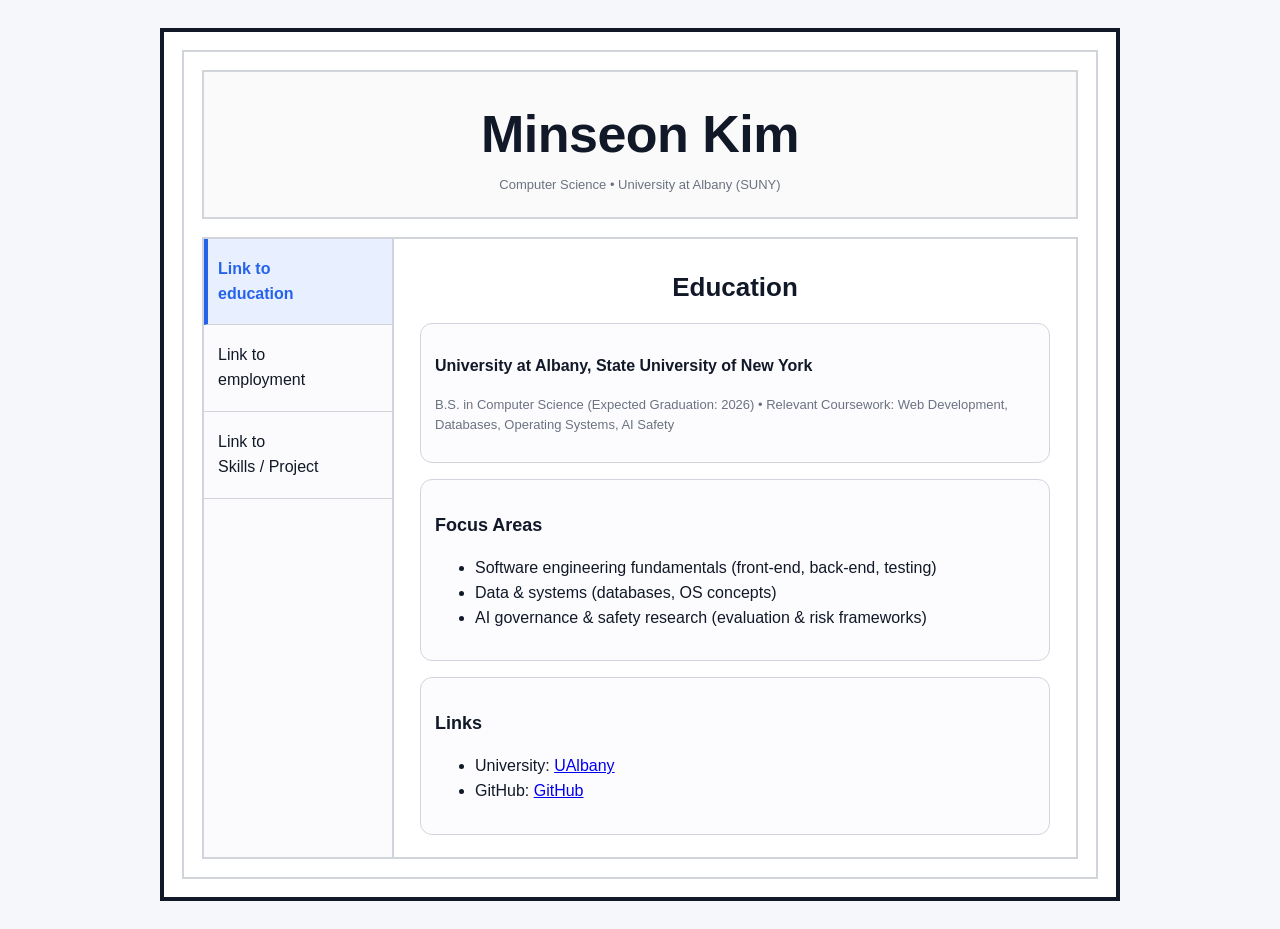
<file: index.html>
<!DOCTYPE html PUBLIC "-//W3C//DTD XHTML 1.0 Transitional//EN"
  "http://www.w3.org/TR/xhtml1/DTD/xhtml1-transitional.dtd">

<html xmlns="http://www.w3.org/1999/xhtml">
<head>
  <title>Minseon Kim - Education</title>
  <meta http-equiv="Content-Type" content="text/html; charset=utf-8" />
  <!-- Link HTML + CSS -->
  <link rel="stylesheet" type="text/css" href="styles.css" />
</head>

<body>
  <div id="outer">
    <div id="inner">

      <div id="header">
        <h1>Minseon Kim</h1>
        <div class="small-note">Computer Science • University at Albany (SUNY)</div>
      </div>

      <div id="content-wrap">

        <div id="nav">
          <a class="active" href="index.html">Link to<br />education</a>
          <a href="employment.html">Link to<br />employment</a>
          <a href="skills-projects.html">Link to<br />Skills / Project</a>
        </div>

        <div id="main">
          <h2>Education</h2>

          <div class="section-block">
            <p><strong>University at Albany, State University of New York</strong></p>
            <p class="small-note">
              B.S. in Computer Science (Expected Graduation: 2026) • Relevant Coursework: Web Development, Databases, Operating Systems, AI Safety
            </p>
          </div>

          <div class="section-block">
            <h3>Focus Areas</h3>
            <ul>
              <li>Software engineering fundamentals (front-end, back-end, testing)</li>
              <li>Data &amp; systems (databases, OS concepts)</li>
              <li>AI governance &amp; safety research (evaluation &amp; risk frameworks)</li>
            </ul>
          </div>

          <div class="section-block">
            <h3>Links</h3>
            <ul>
              <li>
                University:
                <a href="https://www.albany.edu" target="_blank">
                  UAlbany
                </a>
              </li>
              <!-- Extra Feature: External link to my GitHub portfolio -->
              <!-- This allows users to view my programming projects online -->
              <li>
                GitHub:
                <a href="https://github.com/mhynk" target="_blank">
                GitHub
              </a>
              </li>
            </ul>
          </div>

        </div>
      </div>

    </div>
  </div>
</body>
</html>
</file>
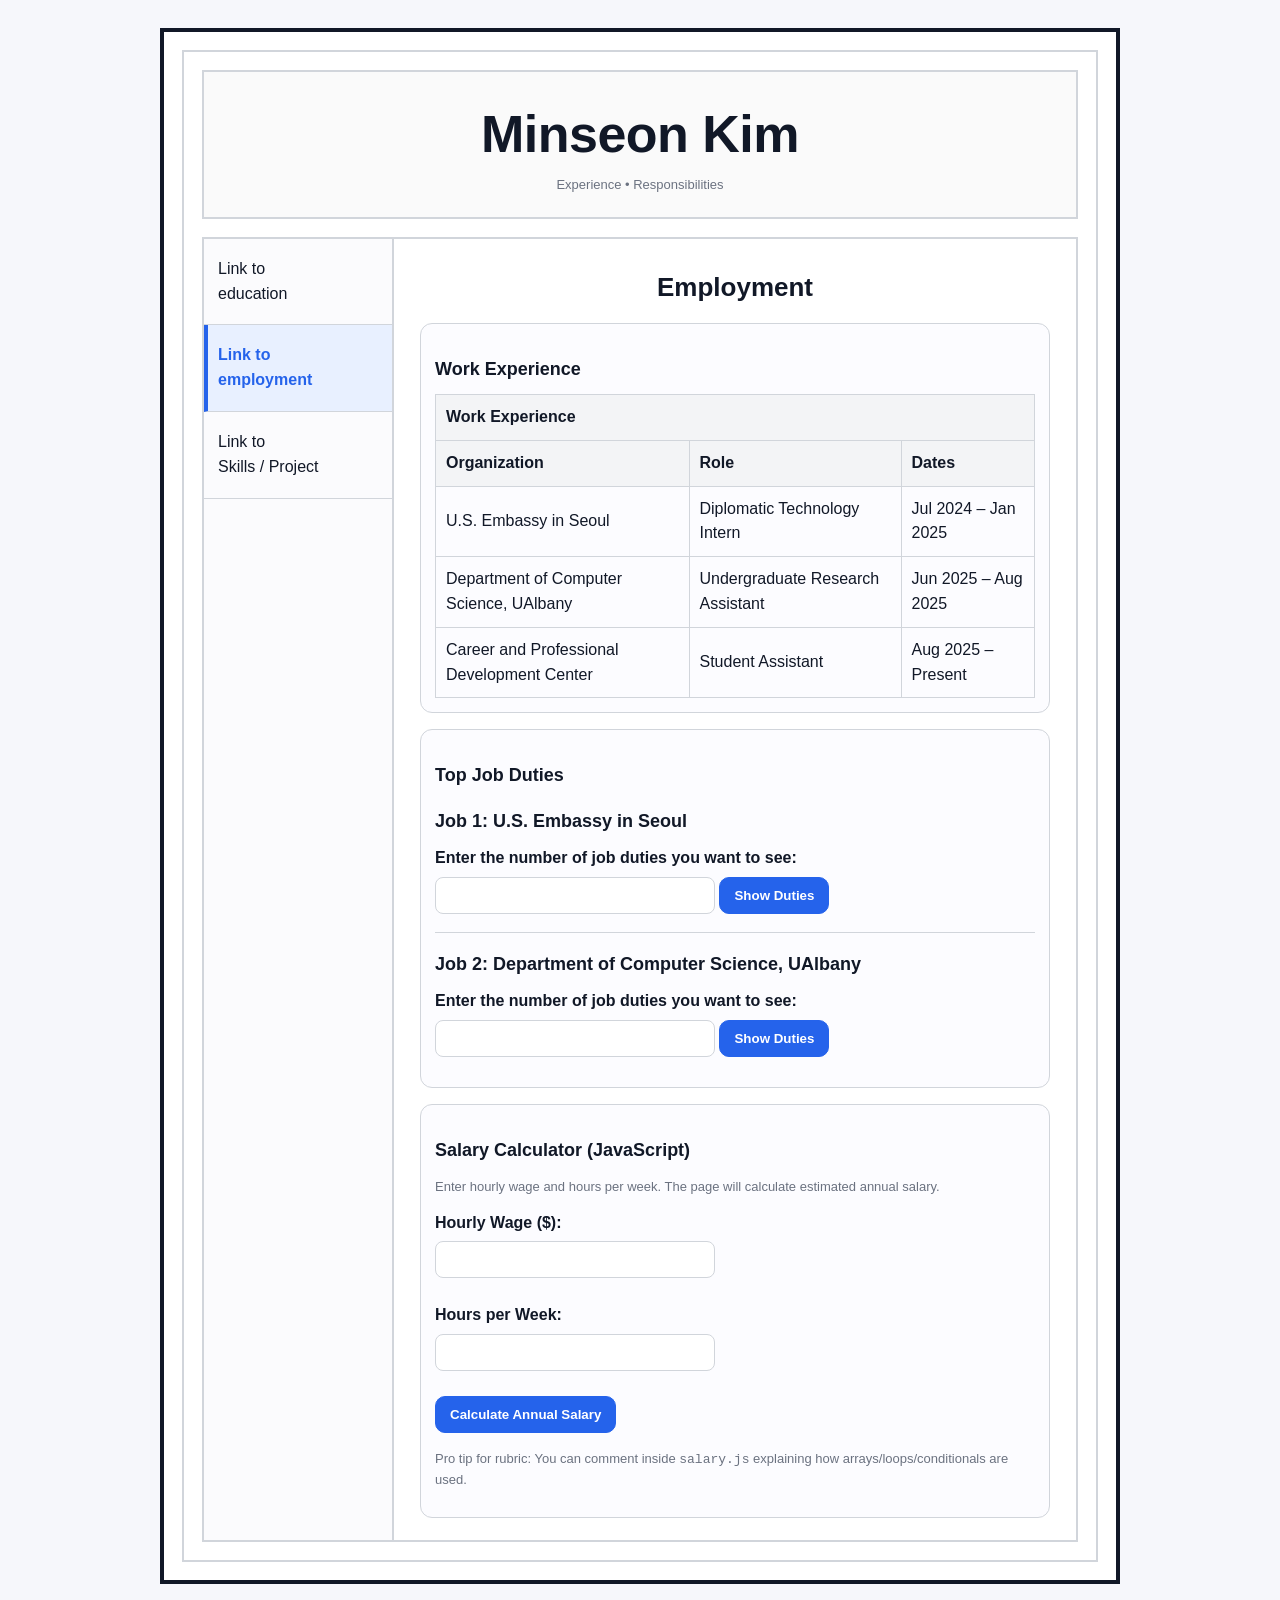
<file: employment.html>
<!DOCTYPE html PUBLIC "-//W3C//DTD XHTML 1.0 Transitional//EN"
  "http://www.w3.org/TR/xhtml1/DTD/xhtml1-transitional.dtd">

<html xmlns="http://www.w3.org/1999/xhtml">
<head>
  <title>Minseon Kim - Employment</title>
  <meta http-equiv="Content-Type" content="text/html; charset=utf-8" />
  <!-- Link HTML + CSS -->
  <link rel="stylesheet" type="text/css" href="styles.css" />
</head>

<body>
  <div id="outer">
    <div id="inner">

      <div id="header">
        <h1>Minseon Kim</h1>
        <div class="small-note">Experience • Responsibilities 
        </div>
      </div>

      <div id="content-wrap">

        <div id="nav">
          <a href="index.html">Link to<br />education</a>
          <a class="active" href="employment.html">Link to<br />employment</a>
          <a href="skills-projects.html">Link to<br />Skills / Project</a>
        </div>

        <div id="main">
          <h2>Employment</h2>

          <div class="section-block">
            <h3>Work Experience</h3>
            <table border="1" width="100%">
              <tr>
                <th colspan="3">Work Experience</th>
              </tr>
              <tr>
                <th>Organization</th>
                <th>Role</th>
                <th>Dates</th>
              </tr>
              <tr>
                <td>U.S. Embassy in Seoul</td>
                <td>Diplomatic Technology Intern</td>
                <td>Jul 2024 – Jan 2025</td>
              </tr>
              <tr>
                <td>Department of Computer Science, UAlbany</td>
                <td>Undergraduate Research Assistant</td>
                <td>Jun 2025 – Aug 2025</td>
              </tr>
              <tr>
                <td>Career and Professional Development Center</td>
                <td>Student Assistant</td>
                <td>Aug 2025 – Present</td>
              </tr>
            </table>
          </div>

          <div class="section-block" id="duties-section">
            <h3>Top Job Duties</h3>

            <h3>Job 1: U.S. Embassy in Seoul</h3>
            <label for="dutiesCount1">Enter the number of job duties you want to see:</label><br />
            <input type="text" id="dutiesCount1" />
            <button type="button" onclick="showDutiesJob1()">Show Duties</button>
            <p id="dutiesOutput1"></p>

            <hr />

            <h3>Job 2: Department of Computer Science, UAlbany</h3>
            <label for="dutiesCount2">Enter the number of job duties you want to see:</label><br />
            <input type="text" id="dutiesCount2" />
            <button type="button" onclick="showDutiesJob2()">Show Duties</button>
            <p id="dutiesOutput2"></p>
          </div>

          <div class="section-block" id="salary-calculator">
            <h3>Salary Calculator (JavaScript)</h3>
            <p class="small-note">
              Enter hourly wage and hours per week. The page will calculate estimated annual salary.
            </p>

            <label for="hourlyWage">Hourly Wage ($):</label><br />
            <input type="text" id="hourlyWage" />

            <br /><br />

            <label for="hoursPerWeek">Hours per Week:</label><br />
            <input type="text" id="hoursPerWeek" />

            <br /><br />

            <button type="button" onclick="calculateSalary()">Calculate Annual Salary</button>
            <p id="salaryOutput"></p>

            <p class="small-note">
              Pro tip for rubric: You can comment inside <code>salary.js</code> explaining how arrays/loops/conditionals are used.
            </p>
          </div>

          <!-- Link HTML + JS -->
          <script src="salary.js"></script>
        </div>
      </div>

    </div>
  </div>
</body>
</html>
</file>
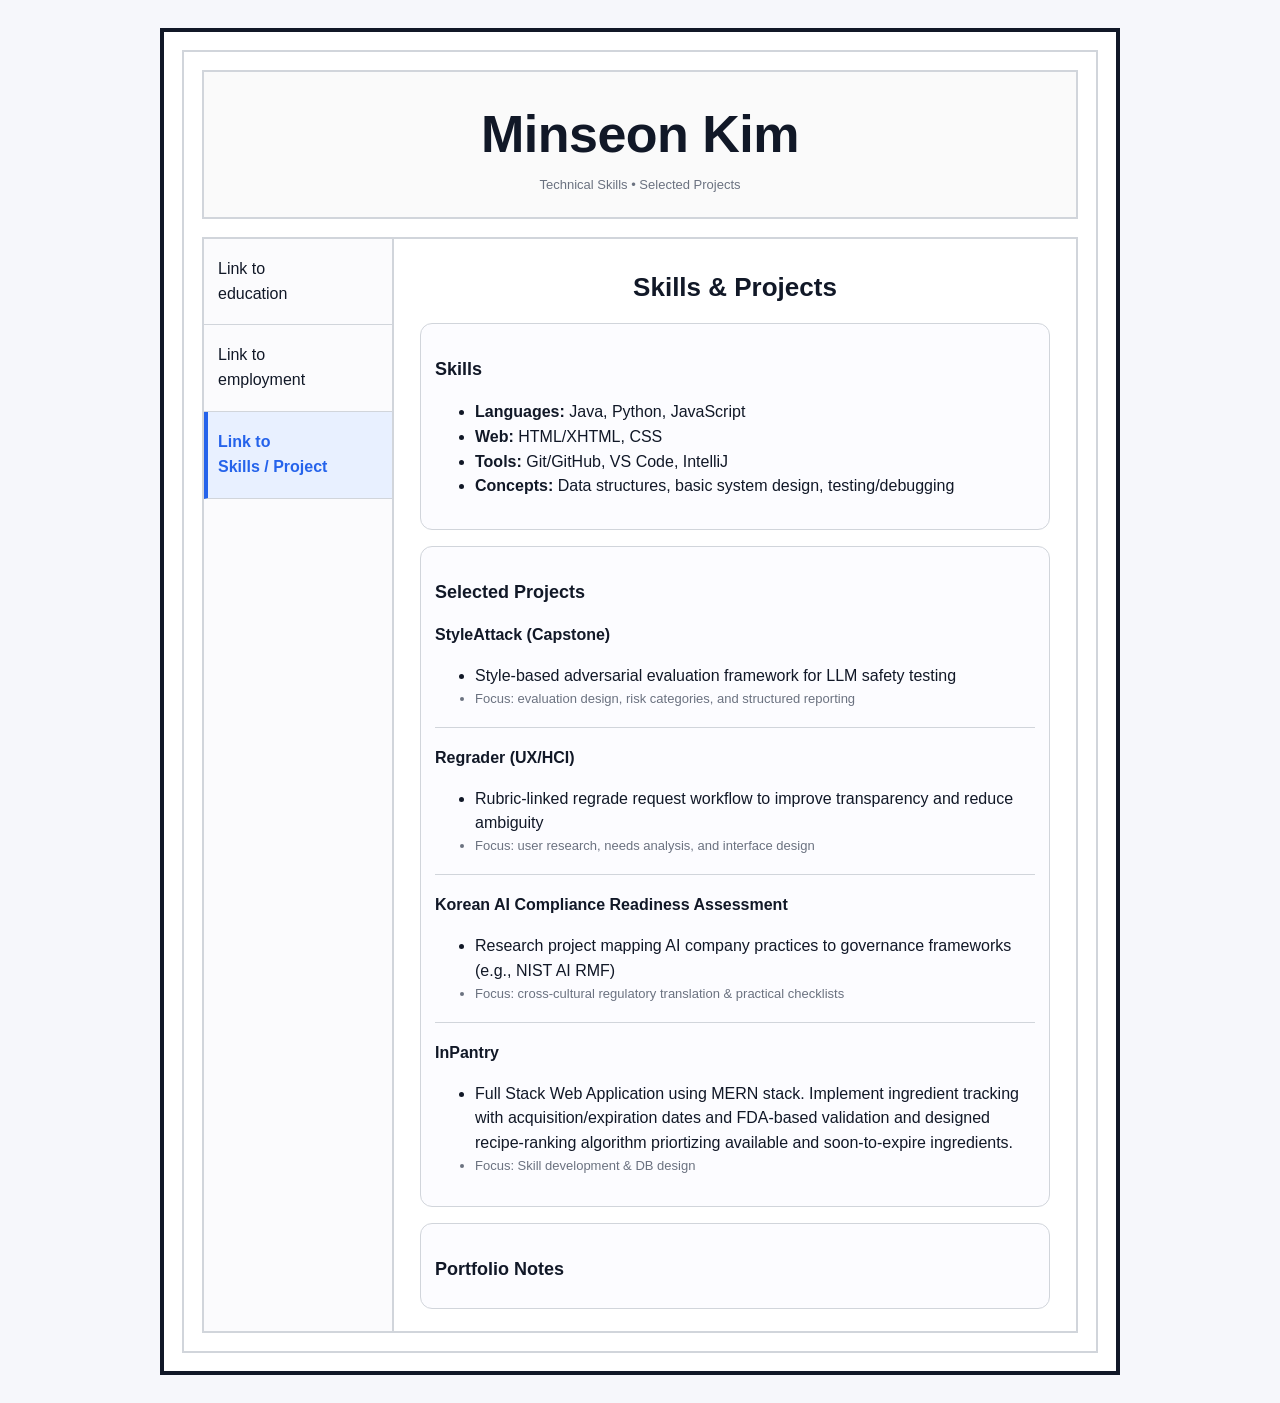
<file: skills-projects.html>
<!DOCTYPE html PUBLIC "-//W3C//DTD XHTML 1.0 Transitional//EN"
  "http://www.w3.org/TR/xhtml1/DTD/xhtml1-transitional.dtd">

<html xmlns="http://www.w3.org/1999/xhtml">
<head>
  <title>Minseon Kim - Skills &amp; Projects</title>
  <meta http-equiv="Content-Type" content="text/html; charset=utf-8" />
  <!-- Link HTML + CSS -->
  <link rel="stylesheet" type="text/css" href="styles.css" />
</head>

<body>
  <div id="outer">
    <div id="inner">

      <div id="header">
        <h1>Minseon Kim</h1>
        <div class="small-note">Technical Skills • Selected Projects</div>
      </div>

      <div id="content-wrap">

        <div id="nav">
          <a href="index.html">Link to<br />education</a>
          <a href="employment.html">Link to<br />employment</a>
          <a class="active" href="skills-projects.html">Link to<br />Skills / Project</a>
        </div>

        <div id="main">
          <h2>Skills &amp; Projects</h2>

          <div class="section-block">
            <h3>Skills</h3>
            <ul>
              <li><strong>Languages:</strong> Java, Python, JavaScript</li>
              <li><strong>Web:</strong> HTML/XHTML, CSS
              </li>
              <li><strong>Tools:</strong> Git/GitHub, VS Code, IntelliJ</li>
              <li><strong>Concepts:</strong> Data structures, basic system design, testing/debugging</li>
            </ul>
          </div>

          <div class="section-block">
            <h3>Selected Projects</h3>

            <p><strong>StyleAttack (Capstone)</strong></p>
            <ul>
              <li>Style-based adversarial evaluation framework for LLM safety testing</li>
              <li class="small-note">Focus: evaluation design, risk categories, and structured reporting</li>
            </ul>

            <hr />

            <p><strong>Regrader (UX/HCI)</strong></p>
            <ul>
              <li>Rubric-linked regrade request workflow to improve transparency and reduce ambiguity</li>
              <li class="small-note">Focus: user research, needs analysis, and interface design</li>
            </ul>

            <hr />

            <p><strong>Korean AI Compliance Readiness Assessment</strong></p>
            <ul>
              <li>Research project mapping AI company practices to governance frameworks (e.g., NIST AI RMF)</li>
              <li class="small-note">Focus: cross-cultural regulatory translation &amp; practical checklists</li>
            </ul>

             <hr />

            <p><strong>InPantry</strong></p>
            <ul>
              <li>Full Stack Web Application using MERN stack. Implement ingredient tracking with acquisition/expiration dates and FDA-based validation and designed recipe-ranking algorithm priortizing available and soon-to-expire ingredients.</li>
              <li class="small-note">Focus: Skill development &amp; DB design</li>
            </ul>
          </div>

          <div class="section-block">
            <h3>Portfolio Notes</h3>
          </div>

        </div>
      </div>

    </div>
  </div>
</body>
</html>
</file>
<file: styles.css>
:root {
  --ink: #111827;
  --muted: #6b7280;
  --border: #d1d5db;
  --border-strong: #111827;
  --panel: #ffffff;
  --bg: #f6f7fb;
  --accent: #2563eb;
  --accent-soft: #e8f0ff;
}

* { box-sizing: border-box; }

body {
  margin: 0;
  font-family: Arial, Helvetica, sans-serif;
  color: var(--ink);
  background: var(--bg);
  line-height: 1.55;
}

#outer {
  width: 960px;
  margin: 28px auto;
  border: 4px solid var(--border-strong); 
  padding: 18px;
  background: var(--panel);
}

#inner {
  border: 2px solid var(--border);
  padding: 18px;
  background: var(--panel);
}

#header {
  border: 2px solid var(--border);
  padding: 22px 16px;
  text-align: center;
  margin-bottom: 18px;
  background: #fafafa;
}

#header h1 {
  margin: 0;
  font-size: 52px;
  font-weight: 600;
  letter-spacing: -0.5px;
}

#content-wrap {
  display: table;
  width: 100%;
  border-collapse: collapse;
}

/* Left nav */
#nav {
  display: table-cell;
  width: 190px;
  vertical-align: top;
  border: 2px solid var(--border);
  background: #fbfbfd;
}

#nav a {
  display: block;
  padding: 18px 14px;
  text-decoration: none;
  color: var(--ink);
  border-bottom: 1px solid var(--border);
  transition: background 0.12s ease, color 0.12s ease;
}

#nav a:hover {
  background: #f2f4f8;
}

#nav a.active {
  font-weight: 700;
  background: var(--accent-soft);
  color: var(--accent);
  border-left: 4px solid var(--accent);
  padding-left: 10px; 
}

#main {
  display: table-cell;
  vertical-align: top;
  border: 2px solid var(--border);
  padding: 22px 26px;
  background: var(--panel);
}

#main h2 {
  text-align: center;
  margin: 6px 0 14px 0;
  font-size: 26px;
  font-weight: 700;
}

#main h3 {
  margin: 18px 0 10px 0;
  font-size: 18px;
}

.small-note {
  font-size: 13px;
  color: var(--muted);
}

label {
  display: inline-block;
  margin-bottom: 6px;
  font-weight: 600;
}

input[type="text"] {
  width: 280px;
  padding: 10px 10px;
  border: 1px solid var(--border);
  border-radius: 8px;
  outline: none;
  background: #fff;
}

input[type="text"]:focus {
  border-color: var(--accent);
  box-shadow: 0 0 0 3px rgba(37, 99, 235, 0.15);
}

button {
  padding: 10px 14px;
  border: 1px solid var(--accent);
  background: var(--accent);
  color: #fff;
  border-radius: 10px;
  cursor: pointer;
  font-weight: 700;
}

button:hover {
  filter: brightness(0.95);
}

table {
  border-collapse: collapse;
}

table[border="1"] {
  border: 1px solid var(--border);
}

table[border="1"] th,
table[border="1"] td {
  border: 1px solid var(--border);
  padding: 10px 10px;
  text-align: left;
}

table[border="1"] th {
  background: #f3f4f6;
}

hr {
  margin: 18px 0;
  border: none;
  border-top: 1px solid var(--border);
}

.section-block {
  margin-top: 16px;
  padding: 14px 14px;
  border: 1px solid var(--border);
  border-radius: 12px;
  background: #fcfcff;
}

@media (max-width: 980px) {
  #outer { width: 94%; }
}

@media (max-width: 760px) {
  #content-wrap { display: block; }
  #nav, #main { display: block; width: 100%; }
  #nav a { border-left: none; }
  #nav a.active { border-left: none; border-top: 3px solid var(--accent); }
  input[type="text"] { width: 100%; max-width: 360px; }
}
</file>
